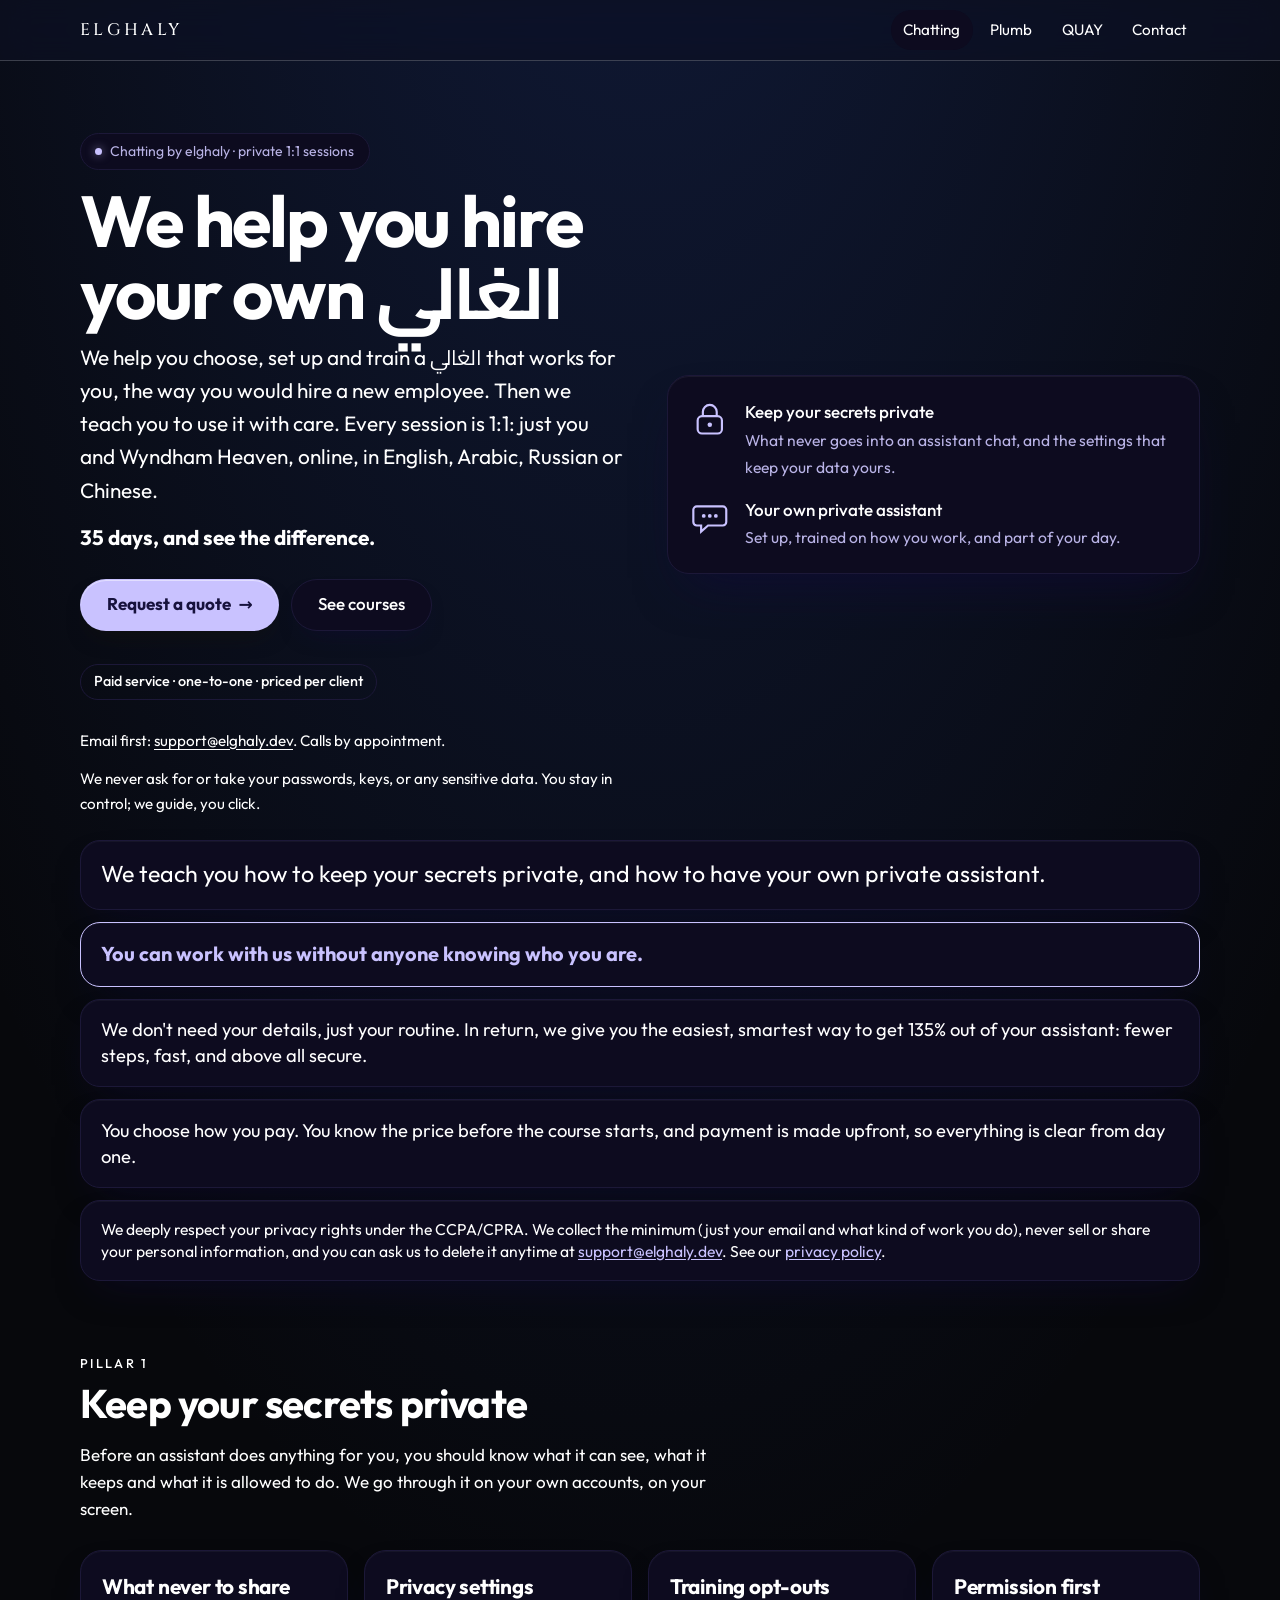
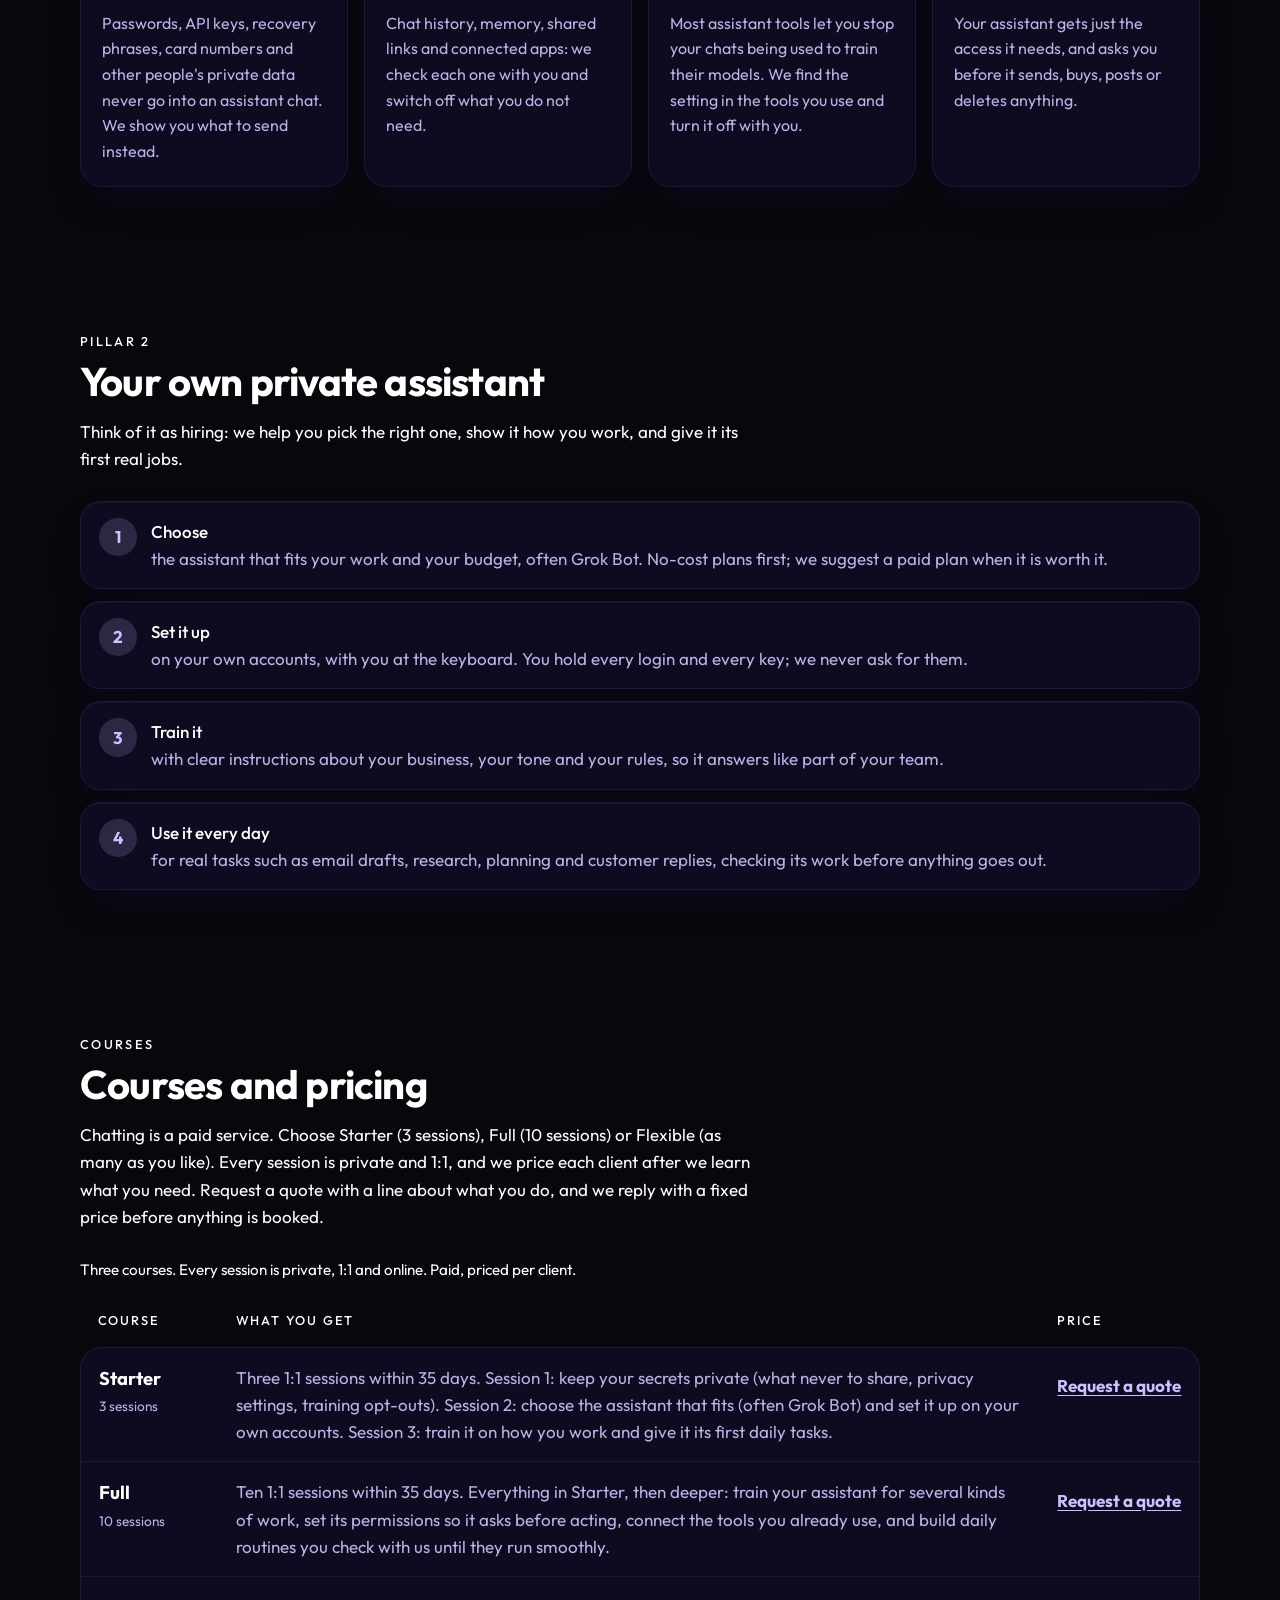
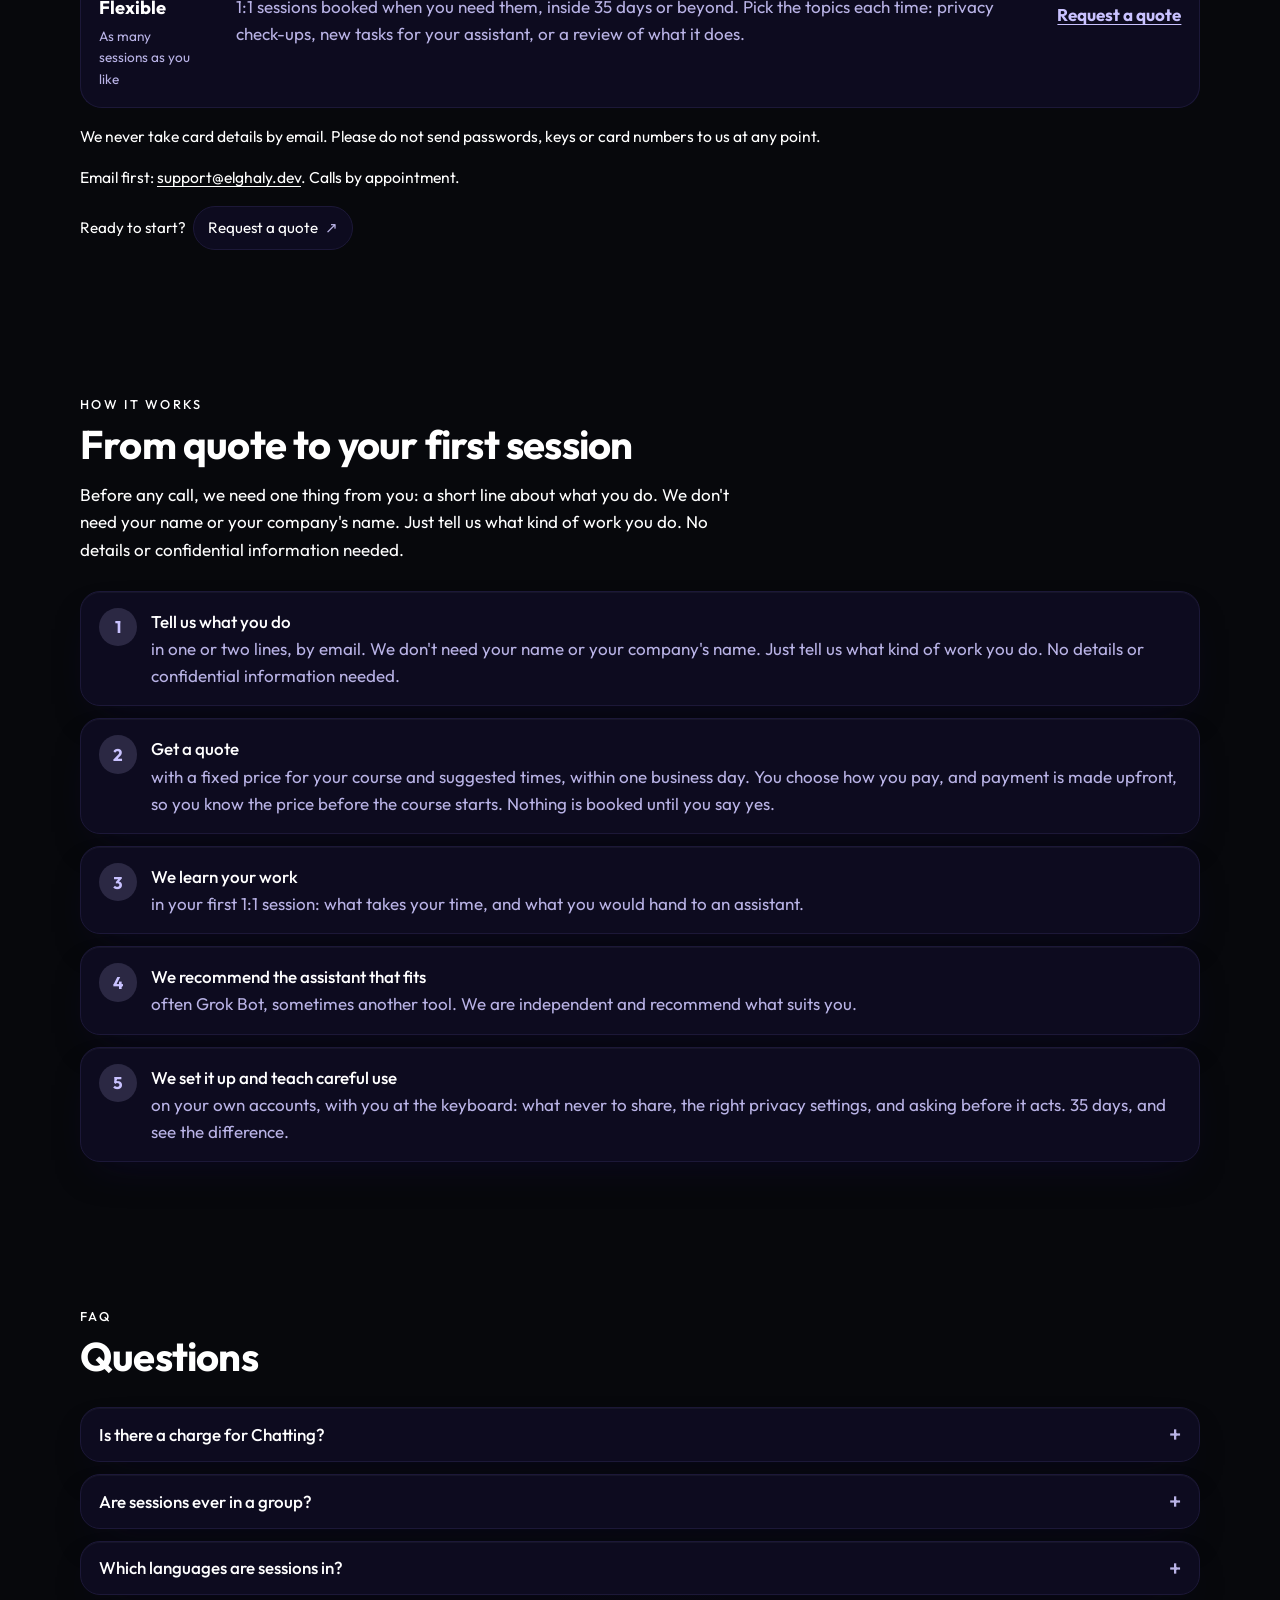
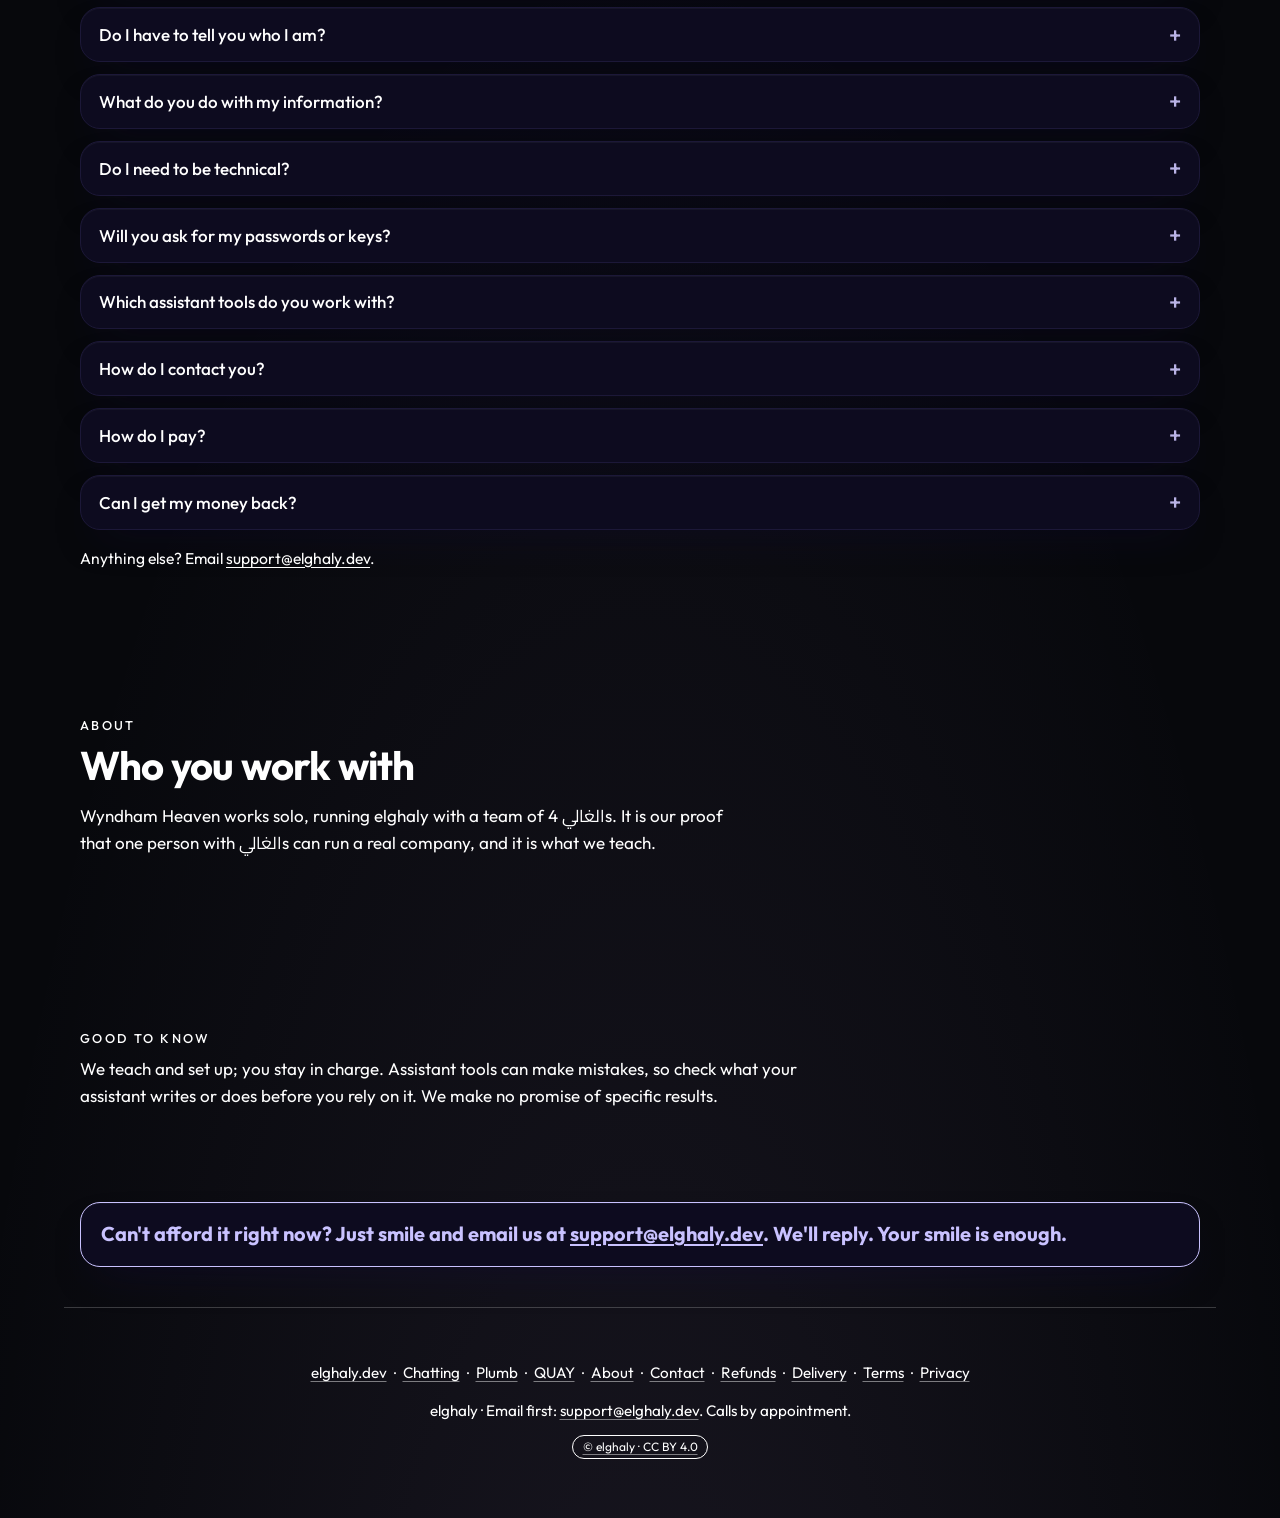
<file: index.html>
<!DOCTYPE html>
<html lang="en">
<head>
  <meta charset="UTF-8">
  <meta name="viewport" content="width=device-width, initial-scale=1.0, viewport-fit=cover">
  <meta name="description" content="Chatting by elghaly: private 1:1 online sessions that help you hire your own الغالي and keep your secrets private. A paid service, priced per client. Request a quote.">
  <meta name="theme-color" content="#07080c">
  <title>Chatting — we help you hire your own الغالي · elghaly</title>
  <link rel="canonical" href="https://chatting.elghaly.dev/">
  <link rel="icon" href="/favicon.ico?v=e1" sizes="any">
  <link rel="icon" href="/favicon.svg?v=e1" type="image/svg+xml">
  <link rel="apple-touch-icon" href="/apple-touch-icon.png?v=e1">
  <link rel="manifest" href="/site.webmanifest?v=e1">
  <meta name="apple-mobile-web-app-title" content="elghaly">

  <meta property="og:type" content="website">
  <meta property="og:site_name" content="elghaly">
  <meta property="og:url" content="https://chatting.elghaly.dev/">
  <meta property="og:title" content="Chatting — we help you hire your own الغالي · elghaly">
  <meta property="og:description" content="Private 1:1 online sessions: keep your secrets private, and set up your own الغالي. Paid, priced per client.">
  <meta property="og:image" content="https://chatting.elghaly.dev/assets/art/og-chatting-1200x630.jpg">
  <meta property="og:image:width" content="1200">
  <meta property="og:image:height" content="630">
  <meta property="og:image:alt" content="Chatting by elghaly: your own الغالي">
  <meta name="twitter:card" content="summary_large_image">
  <meta name="twitter:site" content="@wyndham350">
  <meta name="twitter:title" content="Chatting — we help you hire your own الغالي · elghaly">
  <meta name="twitter:description" content="Private 1:1 online sessions: keep your secrets private, and set up your own الغالي. Paid, priced per client.">
  <meta name="twitter:image" content="https://chatting.elghaly.dev/assets/art/og-chatting-1200x630.jpg">

  <link rel="preload" href="/fonts/outfit-latin-700-normal.woff2" as="font" type="font/woff2" crossorigin>
  <link rel="preload" href="/fonts/outfit-latin-400-normal.woff2" as="font" type="font/woff2" crossorigin>
  <link rel="preload" href="/fonts/outfit-latin-500-normal.woff2" as="font" type="font/woff2" crossorigin>
  <!-- No analytics, no pixels, no third-party scripts on this page. -->
  <!-- inline:css/glass.css — edit css/glass.css, then: python3 tools/site-kit/sitekit.py inline chatting.html css/glass.css -->
  <style>
/* elghaly.dev home, /plumb and /quay: palette 5b.
   A soft indigo-purple page, solid near-black cards, white bold headings,
   lavender for the quieter text on cards, and light indigo (token --gold)
   for the one thing to press on each screen. Lavender is for cards only: on the purple it is
   3.2:1, so text on the purple is white (5:1 or more).
   Phones first: everything below is the iPhone layout, and the
   min-width queries widen it. Inlined into each page by
   tools/site-kit/sitekit.py, so this file is the one to edit. */

/* Fonts are served from /fonts (SIL OFL 1.1, see fonts/OFL-*.txt). */
@font-face {
  font-family: "Outfit";
  font-style: normal;
  font-weight: 700;
  font-display: swap;
  src: url("/fonts/outfit-latin-700-normal.woff2") format("woff2");
  unicode-range: U+0000-00FF,U+0131,U+0152-0153,U+02BB-02BC,U+02C6,U+02DA,U+02DC,U+0304,U+0308,U+0329,U+2000-206F,U+20AC,U+2122,U+2191,U+2193,U+2212,U+2215,U+FEFF,U+FFFD;
}
@font-face {
  font-family: "Outfit";
  font-style: normal;
  font-weight: 400;
  font-display: swap;
  src: url("/fonts/outfit-latin-400-normal.woff2") format("woff2");
  unicode-range: U+0000-00FF,U+0131,U+0152-0153,U+02BB-02BC,U+02C6,U+02DA,U+02DC,U+0304,U+0308,U+0329,U+2000-206F,U+20AC,U+2122,U+2191,U+2193,U+2212,U+2215,U+FEFF,U+FFFD;
}
@font-face {
  font-family: "Outfit";
  font-style: normal;
  font-weight: 500;
  font-display: swap;
  src: url("/fonts/outfit-latin-500-normal.woff2") format("woff2");
  unicode-range: U+0000-00FF,U+0131,U+0152-0153,U+02BB-02BC,U+02C6,U+02DA,U+02DC,U+0304,U+0308,U+0329,U+2000-206F,U+20AC,U+2122,U+2191,U+2193,U+2212,U+2215,U+FEFF,U+FFFD;
}
@font-face {
  /* Cairo for Arabic letters only; unicode-range means only a page
     showing Arabic downloads it. */
  font-family: "Cairo";
  font-style: normal;
  font-weight: 200 1000;
  font-display: swap;
  src: url("/fonts/cairo-arabic-wght.woff2") format("woff2");
  unicode-range: U+0600-06FF,U+0750-077F,U+0870-088E,U+0890-0891,U+0897-08E1,U+08E3-08FF,U+200C-200E,U+2010-2011,U+204F,U+2E41,U+FB50-FDFF,U+FE70-FE74,U+FE76-FEFC;
}
@font-face {
  /* Cinzel, for the ELGHALY wordmark only: the six capitals it draws. */
  font-family: "Cinzel Wordmark";
  font-style: normal;
  font-weight: 500;
  font-display: swap;
  src: url("/fonts/cinzel-500-wordmark.woff2") format("woff2");
  unicode-range: U+0041,U+0045,U+0047,U+0048,U+004C,U+0059;
}

:root {
  color-scheme: dark;
  /* page night, as elghaly.dev: --night #07080c, --night-2 #0d1120 */
  --bg: #07080c;
  --bg-2: #0d1120;
  --card: #0d0b1f;
  --card-2: #17142f;
  --line: #1c1838;
  --line-2: #2e2856;
  --text: #ffffff;
  --muted: #b9b3e6;
  --gold: #c9c2ff;
  --gold-2: #e2deff;
  --gold-ink: #17123d;
  --pos: #7be3b0; /* mint: small positive numbers only, and sparingly */
  --on-bg-line: rgba(255, 255, 255, 0.2);
  --shadow: inset 0 1px 0 rgba(255, 255, 255, 0.04), 0 18px 40px -20px rgba(16, 10, 58, 0.6);
  --shadow-hi: inset 0 1px 0 rgba(255, 255, 255, 0.06), 0 26px 52px -22px rgba(16, 10, 58, 0.75);
  --radius: 22px;
  --radius-sm: 20px;
  --ease: cubic-bezier(0.2, 0.7, 0.2, 1);
  --font: "Outfit", "Cairo", system-ui, -apple-system, "Segoe UI", sans-serif;
  --max: 72rem;
  --gutter: 1rem;
}

*,
*::before,
*::after {
  box-sizing: border-box;
}

html {
  -webkit-text-size-adjust: 100%;
  /* the elghaly.dev page background: night with a lapis glow on top */
  background:
    radial-gradient(120% 60% at 50% -10%, rgba(42, 76, 179, .30), transparent 60%),
    radial-gradient(80% 50% at 50% 110%, rgba(196, 161, 236, .10), transparent 70%),
    var(--bg);
  scroll-behavior: smooth;
}

body {
  margin: 0;
  min-height: 100dvh;
  color: var(--text);
  font: 400 1.0625rem/1.6 var(--font);
  -webkit-font-smoothing: antialiased;
  overflow-x: hidden;
}

/* The page colour: a fixed layer, because background-attachment: fixed
   is ignored on iPhone. */
body::before {
  content: "";
  position: fixed;
  inset: 0;
  z-index: -1;
  pointer-events: none;
  background: none;
  display: none;
}

img {
  display: block;
  max-width: 100%;
  height: auto;
}

a {
  color: var(--text);
  text-underline-offset: 3px;
}

:focus-visible {
  outline: 2px solid var(--text);
  outline-offset: 3px;
  border-radius: 6px;
}

.skip {
  position: absolute;
  left: 1rem;
  top: -4rem;
  z-index: 100;
  padding: 0.6rem 1rem;
  border-radius: 999px;
  background: var(--gold);
  color: var(--gold-ink);
  font-weight: 500;
  text-decoration: none;
}

.skip:focus {
  top: 0.75rem;
}

/* ── top bar ─────────────────────────────────────────────────────────── */
.nav {
  position: sticky;
  top: 0;
  z-index: 50;
  background: rgba(13, 17, 32, 0.7);
  border-bottom: 1px solid var(--on-bg-line);
}

@supports ((-webkit-backdrop-filter: blur(1px)) or (backdrop-filter: blur(1px))) {
  .nav {
    background: rgba(13, 17, 32, 0.7);
    -webkit-backdrop-filter: saturate(160%) blur(16px);
    backdrop-filter: saturate(160%) blur(16px);
  }
}

.nav__in {
  max-width: var(--max);
  min-height: 60px;
  margin: 0 auto;
  padding: 0.5rem var(--gutter);
  display: flex;
  align-items: center;
  gap: 0.75rem;
}

.brand {
  flex: none;
  font-family: "Cinzel Wordmark", Georgia, serif;
  font-size: 1.05rem;
  font-weight: 500;
  letter-spacing: 0.2em;
  text-transform: uppercase;
  color: var(--text);
  text-decoration: none;
  direction: ltr;
  unicode-bidi: isolate;
}

.nav__links {
  display: none;
  gap: 0.25rem;
  margin-inline-start: auto;
}

.nav__links a {
  padding: 0.5rem 0.8rem;
  border-radius: 999px;
  color: var(--text);
  font-size: 0.95rem;
  text-decoration: none;
  transition: color 0.2s, background-color 0.2s;
}

.nav__links a:hover,
.nav__links a[aria-current="page"] {
  background: var(--card);
}

.nav__shop {
  margin-inline-start: auto;
}

.lang-switch {
  display: flex;
  gap: 4px;
  min-width: 0;
  margin-inline-start: auto;
  overflow-x: auto;
  scrollbar-width: none;
}

.lang-switch::-webkit-scrollbar {
  display: none;
}

.lang-btn {
  flex: none;
  min-width: 40px;
  min-height: 36px;
  padding: 4px 8px;
  border: 1px solid transparent;
  border-radius: 999px;
  background: transparent;
  color: var(--text);
  font: 500 12px var(--font);
  cursor: pointer;
}

.lang-btn[aria-pressed="true"] {
  border-color: var(--line);
  background: var(--card);
}

/* Phones: the wordmark and all six languages fit on one line at 360px. */
@media (max-width: 420px) {
  .nav__in {
    gap: 0.5rem;
  }

  .brand {
    font-size: 0.9rem;
    letter-spacing: 0.14em;
  }

  .lang-switch {
    gap: 2px;
  }

  .lang-btn {
    min-width: 34px;
    padding: 4px 5px;
  }
}

/* Product pages keep their three links on phones too. */
.nav__links--always {
  display: flex;
}

@media (max-width: 420px) {
  .nav__links--always a {
    padding: 0.5rem 0.55rem;
  }
}

@media (min-width: 900px) {
  .nav__links {
    display: flex;
  }

  .lang-switch {
    margin-inline-start: 0.5rem;
  }

  .nav__links + .nav__shop {
    margin-inline-start: 0.5rem;
  }
}

/* ── buttons ─────────────────────────────────────────────────────────── */
.btn {
  display: inline-flex;
  align-items: center;
  justify-content: center;
  gap: 0.5rem;
  min-height: 52px;
  padding: 0 1.6rem;
  border: 1px solid transparent;
  border-radius: 999px;
  font: 500 1.0625rem/1.1 var(--font);
  text-align: center;
  text-decoration: none;
  cursor: pointer;
  transition: transform 0.25s var(--ease), background-color 0.25s, border-color 0.25s, box-shadow 0.25s;
}

/* Gold is for the one thing to press on each screen. */
.btn--primary {
  background: var(--gold);
  color: var(--gold-ink);
  font-weight: 700;
  box-shadow: 0 12px 26px -14px rgba(26, 20, 5, 0.7), inset 0 1px 0 rgba(255, 255, 255, 0.45);
}

.btn--primary:hover {
  background: var(--gold-2);
  transform: translateY(-1px);
  box-shadow: 0 16px 32px -14px rgba(26, 20, 5, 0.75), inset 0 1px 0 rgba(255, 255, 255, 0.5);
}

.btn--dark {
  background: var(--card);
  border-color: var(--line);
  color: var(--text);
  box-shadow: 0 12px 26px -16px rgba(16, 10, 58, 0.7);
}

.btn--dark:hover {
  background: var(--card-2);
  border-color: var(--line-2);
  transform: translateY(-1px);
}

/* On a card, a dark button steps up one shade so it still reads. */
.card .btn--dark {
  background: var(--card-2);
  border-color: var(--line-2);
  box-shadow: none;
}

.card .btn--dark:hover {
  background: #201c3e;
  border-color: #3b3470;
}

.btn--sm {
  min-height: 40px;
  padding: 0 1rem;
  font-size: 0.95rem;
}

.btn__arrow {
  transition: transform 0.25s var(--ease);
}

.btn:hover .btn__arrow {
  transform: translateX(3px);
}

[dir="rtl"] .btn__arrow {
  transform: scaleX(-1);
}

[dir="rtl"] .btn:hover .btn__arrow {
  transform: scaleX(-1) translateX(3px);
}

/* ── hero ────────────────────────────────────────────────────────────── */
.hero {
  position: relative;
  isolation: isolate;
  overflow: hidden;
  padding: 2.75rem var(--gutter) 3rem;
  text-align: center;
}

.hero__bg {
  position: absolute;
  inset: 0;
  z-index: -1;
}

.hero__bg picture {
  display: block;
  height: 100%;
}

.hero__bg img {
  width: 100%;
  height: 100%;
  object-fit: cover;
  animation: drift 28s ease-in-out infinite alternate;
  transform-origin: 70% 30%;
}

/* Fade the picture out at the bottom, so the hero melts into the page
   colour behind it with no edge, and lay a veil of the page colour over it
   so white words stay readable over any part of the picture. */
.hero__bg {
  -webkit-mask-image: linear-gradient(180deg, #000 55%, transparent 100%);
  mask-image: linear-gradient(180deg, #000 55%, transparent 100%);
}

.hero__bg::after {
  content: "";
  position: absolute;
  inset: 0;
  background: linear-gradient(180deg, rgba(7, 8, 12, 0.2) 0%, rgba(7, 8, 12, 0.45) 60%);
}

.hero__in {
  max-width: 48rem;
  margin: 0 auto;
}

.signs {
  margin: 0 0 0.9rem;
  font-size: 0.95rem;
  letter-spacing: 0.35em;
  color: var(--text);
  user-select: none;
}

.eyebrow {
  display: inline-flex;
  align-items: center;
  gap: 0.5rem;
  margin: 0;
  padding: 0.4rem 0.9rem;
  border: 1px solid var(--line);
  border-radius: 999px;
  background: var(--card);
  color: var(--muted);
  font-size: 0.875rem;
}

.eyebrow::before {
  content: "";
  width: 7px;
  height: 7px;
  border-radius: 50%;
  background: var(--gold);
  box-shadow: 0 0 10px rgba(245, 197, 66, 0.6);
}

.hero__title {
  margin: 1rem auto 0.9rem;
  max-width: 21ch;
  font-size: clamp(2.15rem, 8vw, 4.1rem);
  font-weight: 700;
  line-height: 1.07;
  letter-spacing: -0.03em;
  text-wrap: balance;
}

.hero__sub {
  max-width: 34rem;
  margin: 0 auto;
  color: var(--text);
  font-size: clamp(1.08rem, 3.8vw, 1.3rem);
  font-weight: 400;
}

.hero__cta {
  display: flex;
  flex-direction: column;
  gap: 0.75rem;
  max-width: 22rem;
  margin: 1.75rem auto 0;
}

.hero__shot {
  max-width: 46rem;
  margin: 2.5rem auto 0;
  padding: 6px;
  border: 1px solid var(--line);
  border-radius: 24px;
  background: var(--card);
  box-shadow: 0 30px 70px -30px rgba(16, 10, 58, 0.8);
}

.hero__shot img {
  width: 100%;
  border-radius: 18px;
}

.hero__ask {
  display: flex;
  justify-content: center;
  min-height: 46px;
  margin: 1.5rem 0 0;
}

/* page-menu.js draws a see-through button; here it is a near-black
   secondary button like the others. Its panel takes the colour of the
   page behind it from a script, hence the !important. */
.hero__ask .pm {
  border-color: var(--line);
  background: var(--card);
  color: var(--text);
  box-shadow: 0 12px 26px -16px rgba(16, 10, 58, 0.7);
}

.hero__ask .pm-more {
  border-inline-start-color: var(--line-2);
}

.hero__ask .pm-panel {
  border-color: var(--line);
  background: var(--card) !important;
  color: var(--text);
}

@media (min-width: 560px) {
  .hero__cta {
    flex-direction: row;
    justify-content: center;
    max-width: none;
  }
}

@media (min-width: 900px) {
  .hero {
    padding: 5rem var(--gutter) 4rem;
  }
}

/* Page heroes (/plumb, /quay): words on the left, picture on the right. */
.phero {
  max-width: var(--max);
  margin: 0 auto;
  padding: 2.5rem var(--gutter) 1rem;
  display: grid;
  gap: 1.75rem;
  align-items: center;
}

.phero__title {
  margin: 0.9rem 0 0.75rem;
  font-size: clamp(2.6rem, 11vw, 4.5rem);
  font-weight: 700;
  line-height: 1;
  letter-spacing: -0.03em;
}

.phero__sub {
  margin: 0;
  max-width: 34rem;
  color: var(--text);
  font-size: clamp(1.1rem, 3.9vw, 1.3rem);
  font-weight: 400;
}

.phero__cta {
  display: flex;
  flex-wrap: wrap;
  gap: 0.75rem;
  margin-top: 1.5rem;
}

.phero__art {
  margin: 0;
  overflow: hidden;
  border: 1px solid var(--line);
  border-radius: var(--radius);
  aspect-ratio: 16 / 10;
  background: var(--card);
  box-shadow: var(--shadow-hi);
}

.phero__art img {
  width: 100%;
  height: 100%;
  object-fit: cover;
}

@media (min-width: 900px) {
  .phero {
    grid-template-columns: 1.05fr 1fr;
    padding-top: 4.5rem;
  }
}

/* ── sections and cards ──────────────────────────────────────────────── */
.section {
  max-width: var(--max);
  margin: 0 auto;
  padding: 3rem var(--gutter);
}

.section__head {
  max-width: 42rem;
  margin: 0 auto 1.75rem;
  text-align: center;
}

.section--start .section__head {
  margin-inline: 0;
  text-align: start;
}

.kicker {
  margin: 0 0 0.4rem;
  color: var(--text);
  font-size: 0.8rem;
  font-weight: 500;
  letter-spacing: 0.18em;
  text-transform: uppercase;
}

.section__title {
  margin: 0;
  font-size: clamp(1.65rem, 5.6vw, 2.5rem);
  font-weight: 700;
  line-height: 1.15;
  letter-spacing: -0.02em;
  text-wrap: balance;
}

.section__lead {
  margin: 0.75rem 0 0;
  color: var(--text);
}

/* On a card the quieter words are lavender. */
.card .kicker,
.card .section__lead {
  color: var(--muted);
}

.grid {
  display: grid;
  gap: 1rem;
}

@media (min-width: 640px) {
  .grid--2,
  .grid--3 {
    grid-template-columns: repeat(2, minmax(0, 1fr));
  }
}

@media (min-width: 960px) {
  .grid--3 {
    grid-template-columns: repeat(3, minmax(0, 1fr));
  }

  .section {
    padding-block: 4.5rem;
  }
}

.card {
  position: relative;
  display: flex;
  flex-direction: column;
  min-width: 0;
  overflow: hidden;
  border: 1px solid var(--line);
  border-radius: var(--radius);
  background: var(--card);
  box-shadow: var(--shadow);
  color: var(--text);
  text-decoration: none;
  transition: transform 0.4s var(--ease), border-color 0.4s, box-shadow 0.4s;
}

a.card:hover {
  transform: translateY(-3px);
  border-color: var(--line-2);
  box-shadow: var(--shadow-hi);
}

a.card:focus-visible {
  border-radius: var(--radius);
}

.card__media {
  display: block;
  aspect-ratio: 16 / 10;
  overflow: hidden;
  background: var(--card);
  border-bottom: 1px solid var(--line);
}

.card__media img {
  width: 100%;
  height: 100%;
  object-fit: cover;
  transition: transform 0.8s var(--ease);
}

a.card:hover .card__media img {
  transform: scale(1.035);
}

.card__body {
  display: flex;
  flex: 1;
  flex-direction: column;
  gap: 0.45rem;
  padding: 1.2rem 1.3rem 1.35rem;
}

.card__title {
  margin: 0;
  font-size: 1.3rem;
  font-weight: 700;
  letter-spacing: -0.01em;
}

.card__text {
  margin: 0;
  color: var(--muted);
  font-size: 1rem;
}

.card__rows {
  display: grid;
  gap: 0.3rem;
  margin: 0.2rem 0 0;
  color: var(--muted);
  font-size: 0.98rem;
}

.card__rows b {
  margin-inline-end: 0.35rem;
  color: var(--text);
  font-weight: 500;
}

.card__more {
  margin-top: auto;
  padding-top: 0.6rem;
  color: var(--text);
  font-weight: 500;
}

.card--feature .card__title {
  font-size: 1.6rem;
}

.grid--more {
  margin-top: 1rem;
}

.panel__sub {
  margin-top: 1.25rem;
}

/* The Luma button: the Luma script styles .luma-checkout--button, and
   this keeps it in the page's own look. */
.event__cta {
  margin: 0;
  align-self: center;
}

.event a.event__btn {
  display: inline-flex;
  align-items: center;
  justify-content: center;
  min-height: 52px;
  padding: 0 1.6rem;
  border: 1px solid var(--line-2);
  border-radius: 999px;
  background: var(--card-2);
  color: var(--text);
  font: 500 1.0625rem/1.1 var(--font);
  text-decoration: none;
  box-shadow: none;
}

.event a.event__btn:hover {
  background: #201c3e;
  border-color: #3b3470;
}

/* Links: a picture or a letter, the name, and the address. */
.links {
  list-style: none;
  margin: 0;
  padding: 0;
}

.link {
  display: flex;
  flex-direction: row;
  align-items: center;
  gap: 0.9rem;
  padding: 0.75rem;
  border-radius: var(--radius-sm);
}

.link__thumb {
  flex: none;
  width: 52px;
  height: 52px;
  border-radius: 14px;
  object-fit: cover;
  background: var(--card-2);
}

/* A letter on a small tile of the page night (white on #07080c). */
.link__thumb--letter {
  display: grid;
  place-items: center;
  background: linear-gradient(160deg, var(--bg-2), var(--bg));
  color: var(--text);
  font-size: 1.35rem;
  font-weight: 700;
}

.link__text {
  display: flex;
  flex-direction: column;
  min-width: 0;
}

.link__name {
  font-size: 1.1rem;
  font-weight: 500;
}

.link__url {
  overflow: hidden;
  color: var(--muted);
  font-size: 0.875rem;
  text-overflow: ellipsis;
  white-space: nowrap;
  direction: ltr;
  unicode-bidi: isolate;
}

[dir="rtl"] .link__url {
  text-align: right;
}

/* The two shops: small square tiles under the links, secondary on
   purpose: a small heading, no shadow, a smaller lavender label on the
   card, and one short white line under each tile (white on the purple
   is 5:1 or more). */
.shops {
  margin-top: 1.75rem;
  text-align: center;
}

.shops__title {
  margin: 0 0 0.75rem;
  font-size: 1rem;
  font-weight: 700;
}

.shop-tiles {
  display: grid;
  grid-template-columns: repeat(2, minmax(0, 10.5rem));
  justify-content: center;
  gap: 0.75rem 1rem;
  margin: 0;
  padding: 0;
  list-style: none;
}

.shop {
  display: flex;
  flex-direction: column;
  align-items: center;
  gap: 0.5rem;
}

.shop__note {
  margin: 0;
  color: var(--text);
  font-size: 0.8rem;
  line-height: 1.35;
}

.shop-tile {
  display: flex;
  flex-direction: column;
  align-items: center;
  justify-content: center;
  gap: 0.45rem;
  width: 6.5rem;
  aspect-ratio: 1 / 1;
  padding: 0.5rem;
  border: 1px solid var(--line);
  border-radius: var(--radius-sm);
  background: var(--card);
  color: var(--muted);
  font-size: 0.8rem;
  font-weight: 500;
  line-height: 1.2;
  text-align: center;
  text-decoration: none;
  transition: border-color 0.25s, color 0.25s;
}

.shop-tile img {
  width: 40px;
  height: 40px;
  border-radius: 10px;
}

.shop-tile:hover {
  border-color: var(--line-2);
  color: var(--text);
}

/* About + contact panel. */
.panel {
  display: grid;
  gap: 1.5rem;
  padding: 1.5rem 1.35rem;
}

.panel p {
  margin: 0;
}

.panel .section__title + p,
.panel .kicker + .section__title {
  margin-top: 0.6rem;
}

.panel .card__title + p {
  margin-top: 0.4rem;
}

.panel__lead {
  font-size: clamp(1.2rem, 4.2vw, 1.5rem);
  line-height: 1.35;
}

.socials {
  display: flex;
  flex-wrap: wrap;
  gap: 0.5rem;
  margin: 0.75rem 0 0;
  padding: 0;
  list-style: none;
}

@media (min-width: 760px) {
  .panel {
    grid-template-columns: 1.3fr 1fr;
    padding: 2rem;
  }
}

/* Plan table: rows of glass on phones, a real table from 700px. */
.plans {
  width: 100%;
  border-collapse: separate;
  border-spacing: 0;
}

.plans caption {
  padding: 0 0 0.75rem;
  color: var(--text);
  font-size: 0.95rem;
  text-align: start;
}

.plans th,
.plans td {
  padding: 1rem 1.1rem;
  text-align: start;
  vertical-align: top;
}

.plans thead th {
  color: var(--text);
  font-size: 0.8rem;
  font-weight: 500;
  letter-spacing: 0.14em;
  text-transform: uppercase;
}

.plans tbody th {
  font-size: 1.15rem;
  font-weight: 700;
}

.plans td {
  color: var(--muted);
}

.price {
  color: var(--text);
  font-size: 1.25rem;
  font-weight: 700;
  white-space: nowrap;
}

.price small {
  color: var(--muted);
  font-size: 0.85rem;
  font-weight: 400;
}

.plans tbody tr {
  background: var(--card);
}

@media (max-width: 699px) {
  .plans thead {
    position: absolute;
    width: 1px;
    height: 1px;
    overflow: hidden;
    clip: rect(0 0 0 0);
  }

  .plans,
  .plans tbody,
  .plans tr,
  .plans th,
  .plans td {
    display: block;
  }

  .plans tbody tr {
    margin-bottom: 0.75rem;
    border: 1px solid var(--line);
    border-radius: var(--radius);
    box-shadow: var(--shadow);
  }

  .plans caption {
    display: block;
  }

  .plans tbody th {
    padding-bottom: 0.25rem;
  }

  .plans td {
    padding-top: 0.25rem;
  }

  .plans td.plans__price {
    padding-top: 0;
  }
}

@media (min-width: 700px) {
  .plans tbody th,
  .plans tbody td {
    border-top: 1px solid var(--line);
  }

  .plans tbody tr:first-child th {
    border-start-start-radius: var(--radius);
  }

  .plans tbody tr:first-child td:last-child {
    border-start-end-radius: var(--radius);
  }

  .plans tbody tr:last-child th {
    border-end-start-radius: var(--radius);
  }

  .plans tbody tr:last-child td:last-child {
    border-end-end-radius: var(--radius);
  }

  .plans tbody tr:last-child th,
  .plans tbody tr:last-child td {
    border-bottom: 1px solid var(--line);
  }

  .plans tbody th:first-child {
    border-inline-start: 1px solid var(--line);
  }

  .plans tbody td:last-child {
    border-inline-end: 1px solid var(--line);
    text-align: end;
  }
}

.note {
  margin: 1rem 0 0;
  color: var(--text);
  font-size: 0.98rem;
}

/* Who it is for, and delivery steps. */
.ticks,
.steps {
  display: grid;
  gap: 0.75rem;
  margin: 0;
  padding: 0;
  list-style: none;
}

.ticks li {
  position: relative;
  padding: 1rem 1.1rem 1rem 3rem;
  border: 1px solid var(--line);
  border-radius: var(--radius-sm);
  background: var(--card);
  box-shadow: var(--shadow);
}

.ticks li::before {
  content: "";
  position: absolute;
  inset-inline-start: 1.1rem;
  top: 1.35rem;
  width: 14px;
  height: 8px;
  border-left: 2px solid var(--gold);
  border-bottom: 2px solid var(--gold);
  transform: rotate(-45deg);
}

[dir="rtl"] .ticks li {
  padding: 1rem 3rem 1rem 1.1rem;
}

.steps {
  counter-reset: step;
}

.steps li {
  counter-increment: step;
  display: grid;
  grid-template-columns: 2.4rem 1fr;
  gap: 0.9rem;
  align-items: start;
  padding: 1rem 1.1rem;
  border: 1px solid var(--line);
  border-radius: var(--radius-sm);
  background: var(--card);
  box-shadow: var(--shadow);
}

.steps li::before {
  content: counter(step);
  display: grid;
  place-items: center;
  width: 2.4rem;
  height: 2.4rem;
  border-radius: 50%;
  background: rgba(245, 197, 66, 0.14);
  color: var(--gold);
  font-weight: 700;
}

.steps b {
  display: block;
  color: var(--text);
  font-weight: 500;
}

.steps span {
  color: var(--muted);
}

@media (min-width: 760px) {
  .ticks {
    grid-template-columns: repeat(3, minmax(0, 1fr));
  }
}

/* The store: one small, plain link under the plan table. Our page is
   where the product lives; the store is only where you pay. */
.store {
  margin: 1rem 0 0;
  color: var(--text);
  font-size: 0.95rem;
}

.store a {
  display: inline-flex;
  align-items: center;
  min-height: 44px;
  margin-inline-start: 0.25rem;
  padding: 0 0.9rem;
  border: 1px solid var(--line);
  border-radius: 999px;
  background: var(--card);
  color: var(--text);
  text-decoration: none;
}

.store a::after {
  content: "\2197";
  margin-inline-start: 0.4rem;
  color: var(--muted);
}

.store a:hover {
  background: var(--card-2);
  border-color: var(--line-2);
}

/* What it is: the lead paragraphs, then four small facts. */
.section__body {
  display: grid;
  gap: 0.75rem;
  margin-top: 0.9rem;
}

.section__body .section__lead {
  margin: 0;
}

@media (min-width: 960px) {
  .grid--4 {
    grid-template-columns: repeat(4, minmax(0, 1fr));
  }
}

@media (min-width: 640px) and (max-width: 959px) {
  .grid--4 {
    grid-template-columns: repeat(2, minmax(0, 1fr));
  }
}

/* FAQ: native details/summary, so it works with no script. */
.faq {
  display: grid;
  gap: 0.75rem;
}

.faq details {
  border: 1px solid var(--line);
  border-radius: var(--radius-sm);
  background: var(--card);
  box-shadow: var(--shadow);
}

.faq summary {
  display: flex;
  align-items: center;
  justify-content: space-between;
  gap: 1rem;
  min-height: 52px;
  padding: 0.8rem 1.1rem;
  font-weight: 500;
  list-style: none;
  cursor: pointer;
}

.faq summary::-webkit-details-marker {
  display: none;
}

.faq summary::after {
  content: "+";
  flex: none;
  color: var(--muted);
  font-size: 1.4rem;
  line-height: 1;
  transition: transform 0.25s var(--ease);
}

.faq details[open] summary::after {
  transform: rotate(45deg);
}

.faq details p {
  margin: 0;
  padding: 0 1.1rem 1.1rem;
  color: var(--muted);
}

.risk {
  margin: 0;
  max-width: 46rem;
  color: var(--text);
}

/* ── footer ──────────────────────────────────────────────────────────── */
.footer {
  max-width: var(--max);
  margin: 0 auto;
  padding: 2.5rem var(--gutter) 3rem;
  border-top: 1px solid var(--on-bg-line);
  color: var(--text);
  font-size: 0.95rem;
  text-align: center;
}

.footer p {
  margin: 0.5rem 0;
}

.footer a {
  color: var(--text);
  text-decoration: underline;
  text-decoration-color: rgba(255, 255, 255, 0.45);
}

.footer a:hover {
  text-decoration-color: var(--text);
}

.footer__nav a {
  display: inline-block;
  padding: 0.35rem 0.25rem;
}

.lic-badges {
  margin: 0.75rem 0 0;
  font-size: 0.75rem;
  line-height: 1.2;
}

.lic-badges > a {
  display: inline-flex;
  align-items: center;
  min-height: 24px;
  margin: 0.2rem 0.15rem;
  padding: 0 0.6rem;
  border: 1px solid currentColor;
  border-radius: 999px;
  vertical-align: middle;
}

/* ── language details ────────────────────────────────────────────────── */
/* Chinese has no spaces between words; keep runs whole. */
html[lang|="zh"] .hero__title,
html[lang|="zh"] .section__title,
html[lang|="zh"] .card__title {
  word-break: keep-all;
  line-break: strict;
}

/* Arabic letters join, and tracking pulls them apart. */
html[lang|="ar"] .kicker,
html[lang|="ar"] .hero__title,
html[lang|="ar"] .section__title,
html[lang|="ar"] .btn {
  letter-spacing: 0;
}

/* ── motion ──────────────────────────────────────────────────────────── */
@keyframes drift {
  from {
    transform: scale(1.04) translate3d(0, 0, 0);
  }
  to {
    transform: scale(1.1) translate3d(-1.5%, 1%, 0);
  }
}

@keyframes rise {
  from {
    opacity: 0;
    transform: translate3d(0, 14px, 0);
  }
  to {
    opacity: 1;
    transform: none;
  }
}

.rise {
  animation: rise 0.8s var(--ease) both;
}

.rise--2 {
  animation-delay: 0.08s;
}

.rise--3 {
  animation-delay: 0.16s;
}

.rise--4 {
  animation-delay: 0.24s;
}

/* Cards fade up as they scroll in. Only when the script has run (it adds
   .js to <html>), so with no script nothing is ever hidden. */
.js .reveal {
  opacity: 0;
  transform: translate3d(0, 18px, 0);
  transition: opacity 0.7s var(--ease), transform 0.7s var(--ease), border-color 0.4s, box-shadow 0.4s;
}

.js .reveal.is-in {
  opacity: 1;
  transform: none;
}

.js a.card.reveal.is-in:hover {
  transform: translateY(-3px);
}

@media (prefers-reduced-motion: reduce) {
  html {
    scroll-behavior: auto;
  }

  *,
  *::before,
  *::after {
    animation: none !important;
    transition: none !important;
  }

  .js .reveal {
    opacity: 1;
    transform: none;
  }

  a.card:hover,
  .btn:hover,
  .js a.card.reveal.is-in:hover {
    transform: none;
  }

  a.card:hover .card__media img {
    transform: none;
  }
}
  </style>
  <!-- /inline:css/glass.css -->
  <script type="application/ld+json">
  {
    "@context": "https://schema.org",
    "@type": "Service",
    "name": "Chatting by elghaly",
    "serviceType": "Private 1:1 الغالي consultation",
    "url": "https://chatting.elghaly.dev/",
    "description": "Paid, private 1:1 online sessions: keep your secrets private when you use an assistant, and choose, set up and train your own Faithful Servistant. Priced per client.",
    "areaServed": "Worldwide",
    "provider": {
      "@type": "Organization",
      "name": "elghaly",
      "url": "https://elghaly.dev/",
      "email": "support@elghaly.dev",
      "founder": { "@type": "Person", "name": "Wyndham Heaven" }
    }
  }
  </script>
  <style>
    .eyebrow::before { box-shadow: 0 0 10px rgba(201, 194, 255, 0.6); }
    .steps li::before { background: rgba(201, 194, 255, 0.16); }
    .phero__art--pillars { aspect-ratio: auto; padding: 1.4rem 1.3rem; display: grid; gap: 1rem; align-content: center; }
    .pillar { display: grid; grid-template-columns: 2.6rem 1fr; gap: .9rem; align-items: start; }
    .pillar svg { width: 2.6rem; height: 2.6rem; }
    .pillar b { display: block; font-weight: 500; color: var(--text); }
    .pillar span { color: var(--muted); font-size: .98rem; }
    .promise { max-width: var(--max); margin: 0 auto; padding: .5rem var(--gutter) 0; }
    .promise p { margin: 0; padding: 1.1rem 1.25rem; border: 1px solid var(--line); border-radius: var(--radius-sm); background: var(--card); box-shadow: var(--shadow); font-size: clamp(1.15rem, 4vw, 1.45rem); line-height: 1.4; color: var(--text); }
    .promise__anon { margin-top: .75rem !important; border-color: var(--gold) !important; color: var(--gold) !important; font-weight: 600; font-size: clamp(1.05rem, 3.6vw, 1.25rem) !important; }
    .promise__privacy { margin-top: .75rem !important; font-size: .98rem !important; color: var(--text); }
    .promise--close { padding-bottom: 2.5rem; }
    .promise__anon a { color: inherit; text-underline-offset: 3px; }
    .promise__more { margin-top: .75rem !important; font-size: clamp(1rem, 3.4vw, 1.15rem) !important; }
    .promise__privacy a { color: var(--gold); text-underline-offset: 2px; }
    .badge-11 { display: inline-flex; align-items: center; gap: .4rem; margin-top: 1rem; padding: .35rem .8rem; border: 1px solid var(--line); border-radius: 999px; color: var(--text); font-size: .9rem; font-weight: 500; }
    .phero__sub--days { margin-top: .9rem; color: var(--text); }
    .trust { margin: .9rem 0 0; max-width: 34rem; color: var(--text); font-size: .95rem; }
    .plans th small { display: block; margin-top: .2rem; color: var(--muted); font-size: .85rem; font-weight: 400; }
    .quote-link { display: inline-flex; align-items: center; min-height: 44px; color: var(--gold); font-weight: 600; white-space: nowrap; text-underline-offset: 3px; }
  </style>
</head>
<body>
  <a class="skip" href="#main">Skip to content</a>

  <header class="nav">
    <div class="nav__in">
      <a class="brand" href="https://elghaly.dev/" aria-label="elghaly home">elghaly</a>
      <nav class="nav__links nav__links--always" aria-label="Main">
        <a href="/" aria-current="page">Chatting</a>
        <a href="https://elghaly.dev/plumb">Plumb</a>
        <a href="https://elghaly.dev/quay">QUAY</a>
        <a href="https://elghaly.dev/consult">Contact</a>
      </nav>
    </div>
  </header>

  <main id="main">
    <section class="phero" aria-labelledby="page-title">
      <div>
        <p class="eyebrow">Chatting by elghaly · private 1:1 sessions</p>
        <h1 id="page-title" class="phero__title">We help you hire your own الغالي</h1>
        <p class="phero__sub">We help you choose, set up and train a الغالي that works for you, the way you would hire a new employee. Then we teach you to use it with care. Every session is 1:1: just you and Wyndham Heaven, online, in English, Arabic, Russian or Chinese.</p>
        <p class="phero__sub phero__sub--days"><b>35 days, and see the difference.</b></p>
        <p class="phero__cta">
          <a class="btn btn--primary" href="mailto:support@elghaly.dev?subject=Chatting%20quote%20request&amp;body=Hi%2C%0A%0AI%20would%20like%20a%20quote%20for%20Chatting.%0A%0AWhat%20I%20do%3A%20___%0A%28just%20the%20kind%20of%20work%20I%20do.%20No%20name%2C%20no%20company%20name%2C%20no%20details%20or%20confidential%20information%29%0A%0ASession%20language%20%28English%2C%20Arabic%2C%20Russian%20or%20Chinese%29%3A%20___%0A%0ACourse%3A%20Not%20sure%20yet%0A%0AI%20understand%20I%20should%20not%20send%20passwords%2C%20keys%20or%20card%20details%20by%20email.">Request a quote<span class="btn__arrow" aria-hidden="true">→</span></a>
          <a class="btn btn--dark" href="#courses">See courses</a>
        </p>
        <p class="badge-11">Paid service · one-to-one · priced per client</p>
        <p class="trust">Email first: <a href="mailto:support@elghaly.dev">support@elghaly.dev</a>. Calls by appointment.</p>
        <p class="trust">We never ask for or take your passwords, keys, or any sensitive data. You stay in control; we guide, you click.</p>
      </div>
      <aside class="phero__art phero__art--pillars" aria-label="The two things you leave with">
        <div class="pillar">
          <svg viewBox="0 0 48 48" aria-hidden="true"><rect x="10" y="21" width="28" height="20" rx="5" fill="none" stroke="currentColor" stroke-width="2.5" style="color:var(--gold)"/><path d="M16 21v-5a8 8 0 0 1 16 0v5" fill="none" stroke="currentColor" stroke-width="2.5" style="color:var(--gold)"/><circle cx="24" cy="31" r="2.6" fill="currentColor" style="color:var(--gold)"/></svg>
          <div><b>Keep your secrets private</b> <span>What never goes into an assistant chat, and the settings that keep your data yours.</span></div>
        </div>
        <div class="pillar">
          <svg viewBox="0 0 48 48" aria-hidden="true"><path d="M9 12h30a4 4 0 0 1 4 4v14a4 4 0 0 1-4 4H22l-8 7v-7H9a4 4 0 0 1-4-4V16a4 4 0 0 1 4-4z" fill="none" stroke="currentColor" stroke-width="2.5" style="color:var(--gold)"/><circle cx="17" cy="23" r="2.2" fill="currentColor" style="color:var(--gold)"/><circle cx="24" cy="23" r="2.2" fill="currentColor" style="color:var(--gold)"/><circle cx="31" cy="23" r="2.2" fill="currentColor" style="color:var(--gold)"/></svg>
          <div><b>Your own private assistant</b> <span>Set up, trained on how you work, and part of your day.</span></div>
        </div>
      </aside>
    </section>

    <section class="promise" aria-label="Our promise">
      <p>We teach you how to keep your secrets private, and how to have your own private assistant.</p>
      <p class="promise__anon">You can work with us without anyone knowing who you are.</p>
      <p class="promise__more">We don't need your details, just your routine. In return, we give you the easiest, smartest way to get 135% out of your assistant: fewer steps, fast, and above all secure.</p>
      <p class="promise__more">You choose how you pay. You know the price before the course starts, and payment is made upfront, so everything is clear from day one.</p>
      <p class="promise__privacy">We deeply respect your privacy rights under the CCPA/CPRA. We collect the minimum (just your email and what kind of work you do), never sell or share your personal information, and you can ask us to delete it anytime at <a href="mailto:support@elghaly.dev">support@elghaly.dev</a>. See our <a href="https://elghaly.dev/privacy.html">privacy policy</a>.</p>
    </section>

    <section class="section section--start" aria-labelledby="safe-heading">
      <div class="section__head">
        <p class="kicker">Pillar 1</p>
        <h2 id="safe-heading" class="section__title">Keep your secrets private</h2>
        <div class="section__body">
          <p class="section__lead">Before an assistant does anything for you, you should know what it can see, what it keeps and what it is allowed to do. We go through it on your own accounts, on your screen.</p>
        </div>
      </div>
      <div class="grid grid--4">
        <article class="card"><div class="card__body">
          <h3 class="card__title">What never to share</h3>
          <p class="card__text">Passwords, API keys, recovery phrases, card numbers and other people's private data never go into an assistant chat. We show you what to send instead.</p>
        </div></article>
        <article class="card"><div class="card__body">
          <h3 class="card__title">Privacy settings</h3>
          <p class="card__text">Chat history, memory, shared links and connected apps: we check each one with you and switch off what you do not need.</p>
        </div></article>
        <article class="card"><div class="card__body">
          <h3 class="card__title">Training opt-outs</h3>
          <p class="card__text">Most assistant tools let you stop your chats being used to train their models. We find the setting in the tools you use and turn it off with you.</p>
        </div></article>
        <article class="card"><div class="card__body">
          <h3 class="card__title">Permission first</h3>
          <p class="card__text">Your assistant gets just the access it needs, and asks you before it sends, buys, posts or deletes anything.</p>
        </div></article>
      </div>
    </section>

    <section class="section section--start" aria-labelledby="assistant-heading">
      <div class="section__head">
        <p class="kicker">Pillar 2</p>
        <h2 id="assistant-heading" class="section__title">Your own private assistant</h2>
        <div class="section__body">
          <p class="section__lead">Think of it as hiring: we help you pick the right one, show it how you work, and give it its first real jobs.</p>
        </div>
      </div>
      <ol class="steps">
        <li><div><b>Choose</b> <span>the assistant that fits your work and your budget, often Grok Bot. No-cost plans first; we suggest a paid plan when it is worth it.</span></div></li>
        <li><div><b>Set it up</b> <span>on your own accounts, with you at the keyboard. You hold every login and every key; we never ask for them.</span></div></li>
        <li><div><b>Train it</b> <span>with clear instructions about your business, your tone and your rules, so it answers like part of your team.</span></div></li>
        <li><div><b>Use it every day</b> <span>for real tasks such as email drafts, research, planning and customer replies, checking its work before anything goes out.</span></div></li>
      </ol>
    </section>

    <section class="section section--start" id="courses" aria-labelledby="courses-heading">
      <div class="section__head">
        <p class="kicker">Courses</p>
        <h2 id="courses-heading" class="section__title">Courses and pricing</h2>
        <div class="section__body">
          <p class="section__lead">Chatting is a paid service. Choose Starter (3 sessions), Full (10 sessions) or Flexible (as many as you like). Every session is private and 1:1, and we price each client after we learn what you need. Request a quote with a line about what you do, and we reply with a fixed price before anything is booked.</p>
        </div>
      </div>
      <table class="plans">
        <caption>Three courses. Every session is private, 1:1 and online. Paid, priced per client.</caption>
        <thead>
          <tr>
            <th scope="col">Course</th>
            <th scope="col">What you get</th>
            <th scope="col">Price</th>
          </tr>
        </thead>
        <tbody>
          <tr id="course-starter">
            <th scope="row">Starter<br><small>3 sessions</small></th>
            <td>Three 1:1 sessions within 35 days. Session 1: keep your secrets private (what never to share, privacy settings, training opt-outs). Session 2: choose the assistant that fits (often Grok Bot) and set it up on your own accounts. Session 3: train it on how you work and give it its first daily tasks.</td>
            <td class="plans__price"><a class="quote-link" href="mailto:support@elghaly.dev?subject=Chatting%20quote%20request%3A%20Starter&amp;body=Hi%2C%0A%0AI%20would%20like%20a%20quote%20for%20Chatting.%0A%0AWhat%20I%20do%3A%20___%0A%28just%20the%20kind%20of%20work%20I%20do.%20No%20name%2C%20no%20company%20name%2C%20no%20details%20or%20confidential%20information%29%0A%0ASession%20language%20%28English%2C%20Arabic%2C%20Russian%20or%20Chinese%29%3A%20___%0A%0ACourse%3A%20Starter%20%283%20sessions%29%0A%0AI%20understand%20I%20should%20not%20send%20passwords%2C%20keys%20or%20card%20details%20by%20email.">Request a quote</a></td>
          </tr>
          <tr id="course-full">
            <th scope="row">Full<br><small>10 sessions</small></th>
            <td>Ten 1:1 sessions within 35 days. Everything in Starter, then deeper: train your assistant for several kinds of work, set its permissions so it asks before acting, connect the tools you already use, and build daily routines you check with us until they run smoothly.</td>
            <td class="plans__price"><a class="quote-link" href="mailto:support@elghaly.dev?subject=Chatting%20quote%20request%3A%20Full&amp;body=Hi%2C%0A%0AI%20would%20like%20a%20quote%20for%20Chatting.%0A%0AWhat%20I%20do%3A%20___%0A%28just%20the%20kind%20of%20work%20I%20do.%20No%20name%2C%20no%20company%20name%2C%20no%20details%20or%20confidential%20information%29%0A%0ASession%20language%20%28English%2C%20Arabic%2C%20Russian%20or%20Chinese%29%3A%20___%0A%0ACourse%3A%20Full%20%2810%20sessions%29%0A%0AI%20understand%20I%20should%20not%20send%20passwords%2C%20keys%20or%20card%20details%20by%20email.">Request a quote</a></td>
          </tr>
          <tr id="course-flexible">
            <th scope="row">Flexible<br><small>As many sessions as you like</small></th>
            <td>1:1 sessions booked when you need them, inside 35 days or beyond. Pick the topics each time: privacy check-ups, new tasks for your assistant, or a review of what it does.</td>
            <td class="plans__price"><a class="quote-link" href="mailto:support@elghaly.dev?subject=Chatting%20quote%20request%3A%20Flexible&amp;body=Hi%2C%0A%0AI%20would%20like%20a%20quote%20for%20Chatting.%0A%0AWhat%20I%20do%3A%20___%0A%28just%20the%20kind%20of%20work%20I%20do.%20No%20name%2C%20no%20company%20name%2C%20no%20details%20or%20confidential%20information%29%0A%0ASession%20language%20%28English%2C%20Arabic%2C%20Russian%20or%20Chinese%29%3A%20___%0A%0ACourse%3A%20Flexible%20%28As%20many%20sessions%20as%20you%20like%29%0A%0AI%20understand%20I%20should%20not%20send%20passwords%2C%20keys%20or%20card%20details%20by%20email.">Request a quote</a></td>
          </tr>
        </tbody>
      </table>
      <p class="note">We never take card details by email. Please do not send passwords, keys or card numbers to us at any point.</p>
      <p class="note">Email first: <a href="mailto:support@elghaly.dev">support@elghaly.dev</a>. Calls by appointment.</p>
      <p class="store">Ready to start? <a href="mailto:support@elghaly.dev?subject=Chatting%20quote%20request&amp;body=Hi%2C%0A%0AI%20would%20like%20a%20quote%20for%20Chatting.%0A%0AWhat%20I%20do%3A%20___%0A%28just%20the%20kind%20of%20work%20I%20do.%20No%20name%2C%20no%20company%20name%2C%20no%20details%20or%20confidential%20information%29%0A%0ASession%20language%20%28English%2C%20Arabic%2C%20Russian%20or%20Chinese%29%3A%20___%0A%0ACourse%3A%20Not%20sure%20yet%0A%0AI%20understand%20I%20should%20not%20send%20passwords%2C%20keys%20or%20card%20details%20by%20email.">Request a quote</a></p>
    </section>

    <section class="section section--start" aria-labelledby="how-heading">
      <div class="section__head">
        <p class="kicker">How it works</p>
        <h2 id="how-heading" class="section__title">From quote to your first session</h2>
        <div class="section__body">
          <p class="section__lead">Before any call, we need one thing from you: a short line about what you do. We don't need your name or your company's name. Just tell us what kind of work you do. No details or confidential information needed.</p>
        </div>
      </div>
      <ol class="steps">
        <li><div><b>Tell us what you do</b> <span>in one or two lines, by email. We don't need your name or your company's name. Just tell us what kind of work you do. No details or confidential information needed.</span></div></li>
        <li><div><b>Get a quote</b> <span>with a fixed price for your course and suggested times, within one business day. You choose how you pay, and payment is made upfront, so you know the price before the course starts. Nothing is booked until you say yes.</span></div></li>
        <li><div><b>We learn your work</b> <span>in your first 1:1 session: what takes your time, and what you would hand to an assistant.</span></div></li>
        <li><div><b>We recommend the assistant that fits</b> <span>often Grok Bot, sometimes another tool. We are independent and recommend what suits you.</span></div></li>
        <li><div><b>We set it up and teach careful use</b> <span>on your own accounts, with you at the keyboard: what never to share, the right privacy settings, and asking before it acts. 35 days, and see the difference.</span></div></li>
      </ol>
    </section>

    <!-- EARLY CLIENTS (hidden placeholder). Publish only real quotes, with each
         client's written permission, first name or business only. No celebrity
         names or photos. To show it, remove the "hidden" attribute.
    <section class="section section--start" id="early-clients" aria-labelledby="early-heading" hidden>
      <div class="section__head">
        <p class="kicker">Early clients</p>
        <h2 id="early-heading" class="section__title">What early clients say</h2>
      </div>
      <div class="grid grid--2">
        <figure class="card"><div class="card__body">
          <blockquote class="card__text">"QUOTE 1"</blockquote>
          <figcaption class="card__text">NAME, BUSINESS</figcaption>
        </div></figure>
        <figure class="card"><div class="card__body">
          <blockquote class="card__text">"QUOTE 2"</blockquote>
          <figcaption class="card__text">NAME, BUSINESS</figcaption>
        </div></figure>
      </div>
    </section>
    -->

    <section class="section section--start" id="faq" aria-labelledby="faq-heading">
      <div class="section__head">
        <p class="kicker">FAQ</p>
        <h2 id="faq-heading" class="section__title">Questions</h2>
      </div>
      <div class="faq">
        <details>
          <summary>Is there a charge for Chatting?</summary>
          <p>Yes. Chatting is a paid 1:1 service. Each client gets a fixed price after we learn what they need, and you see that price before you book.</p>
        </details>
        <details>
          <summary>Are sessions ever in a group?</summary>
          <p>No. Every session is private and 1:1: one client and Wyndham Heaven.</p>
        </details>
        <details>
          <summary>Which languages are sessions in?</summary>
          <p>English, Arabic, Russian or Chinese. Tell us which one when you request a quote.</p>
        </details>
        <details>
          <summary>Do I have to tell you who I am?</summary>
          <p>No. You can work with us without anyone knowing who you are. We don't need your name or your company's name. Just tell us what kind of work you do, and sessions can stay anonymous.</p>
        </details>
        <details>
          <summary>What do you do with my information?</summary>
          <p>We deeply respect your privacy rights under the CCPA/CPRA. We collect the minimum (just your email and what kind of work you do), never sell or share your personal information, and you can ask us to delete it anytime at <a href="mailto:support@elghaly.dev">support@elghaly.dev</a>. See our <a href="https://elghaly.dev/privacy.html">privacy policy</a>.</p>
        </details>
        <details>
          <summary>Do I need to be technical?</summary>
          <p>No. If you can use email and a web browser, you can do this. We go at your pace, in plain words.</p>
        </details>
        <details>
          <summary>Will you ask for my passwords or keys?</summary>
          <p>Never. We never ask for or take your passwords, keys, or any sensitive data. You stay in control; we guide, you click. If anyone asks you for a password or key in our name, it is not us.</p>
        </details>
        <details>
          <summary>Which assistant tools do you work with?</summary>
          <p>The ones that suit your work. Often that is Grok Bot, an assistant that can carry out tasks for you; sometimes another tool fits better. We are independent, not a partner or reseller of any assistant maker, and we start with no-cost plans.</p>
        </details>
        <details>
          <summary>How do I contact you?</summary>
          <p>Email first: <a href="mailto:support@elghaly.dev">support@elghaly.dev</a>. Calls by appointment.</p>
        </details>
        <details>
          <summary>How do I pay?</summary>
          <p>You choose how you pay. You know the price before the course starts, and payment is made upfront, so everything is clear from day one. After we agree, we send the details for the method you picked. We never take card details by email.</p>
        </details>
        <details>
          <summary>Can I get my money back?</summary>
          <p>If a session was not useful, ask and you get your money back: no form and no time limit. Email <a href="mailto:support@elghaly.dev">support@elghaly.dev</a>. See the <a href="https://elghaly.dev/refund.html">refund policy</a>.</p>
        </details>
      </div>
      <p class="note">Anything else? Email <a href="mailto:support@elghaly.dev">support@elghaly.dev</a>.</p>
    </section>

    <section class="section section--start" aria-labelledby="about-heading">
      <div class="section__head">
        <p class="kicker">About</p>
        <h2 id="about-heading" class="section__title">Who you work with</h2>
        <div class="section__body">
          <p class="section__lead">Wyndham Heaven works solo, running elghaly with a team of 4 الغاليs. It is our proof that one person with الغاليs can run a real company, and it is what we teach.</p>
        </div>
      </div>
    </section>

    <section class="section section--start" aria-labelledby="risk-heading">
      <h2 id="risk-heading" class="kicker">Good to know</h2>
      <p class="risk">We teach and set up; you stay in charge. Assistant tools can make mistakes, so check what your assistant writes or does before you rely on it. We make no promise of specific results.</p>
    </section>

    <section class="promise promise--close" aria-label="A last word">
      <p class="promise__anon">Can't afford it right now? Just smile and email us at <a href="mailto:support@elghaly.dev?subject=Smile">support@elghaly.dev</a>. We'll reply. Your smile is enough.</p>
    </section>
  </main>

  <footer class="footer">
    <p class="footer__nav"><a href="https://elghaly.dev/">elghaly.dev</a> · <a href="/">Chatting</a> · <a href="https://elghaly.dev/plumb">Plumb</a> · <a href="https://elghaly.dev/quay">QUAY</a> · <a href="https://elghaly.dev/about.html">About</a> · <a href="https://elghaly.dev/consult">Contact</a> · <a href="https://elghaly.dev/refund.html">Refunds</a> · <a href="https://elghaly.dev/delivery.html">Delivery</a> · <a href="https://elghaly.dev/terms.html">Terms</a> · <a href="https://elghaly.dev/privacy.html">Privacy</a></p>
    <p>elghaly · Email first: <a href="mailto:support@elghaly.dev">support@elghaly.dev</a>. Calls by appointment.</p>
    <p class="lic-badges"><a href="https://creativecommons.org/licenses/by/4.0/" rel="license">© elghaly · CC BY 4.0</a></p>
  </footer>
</body>
</html>
</file>
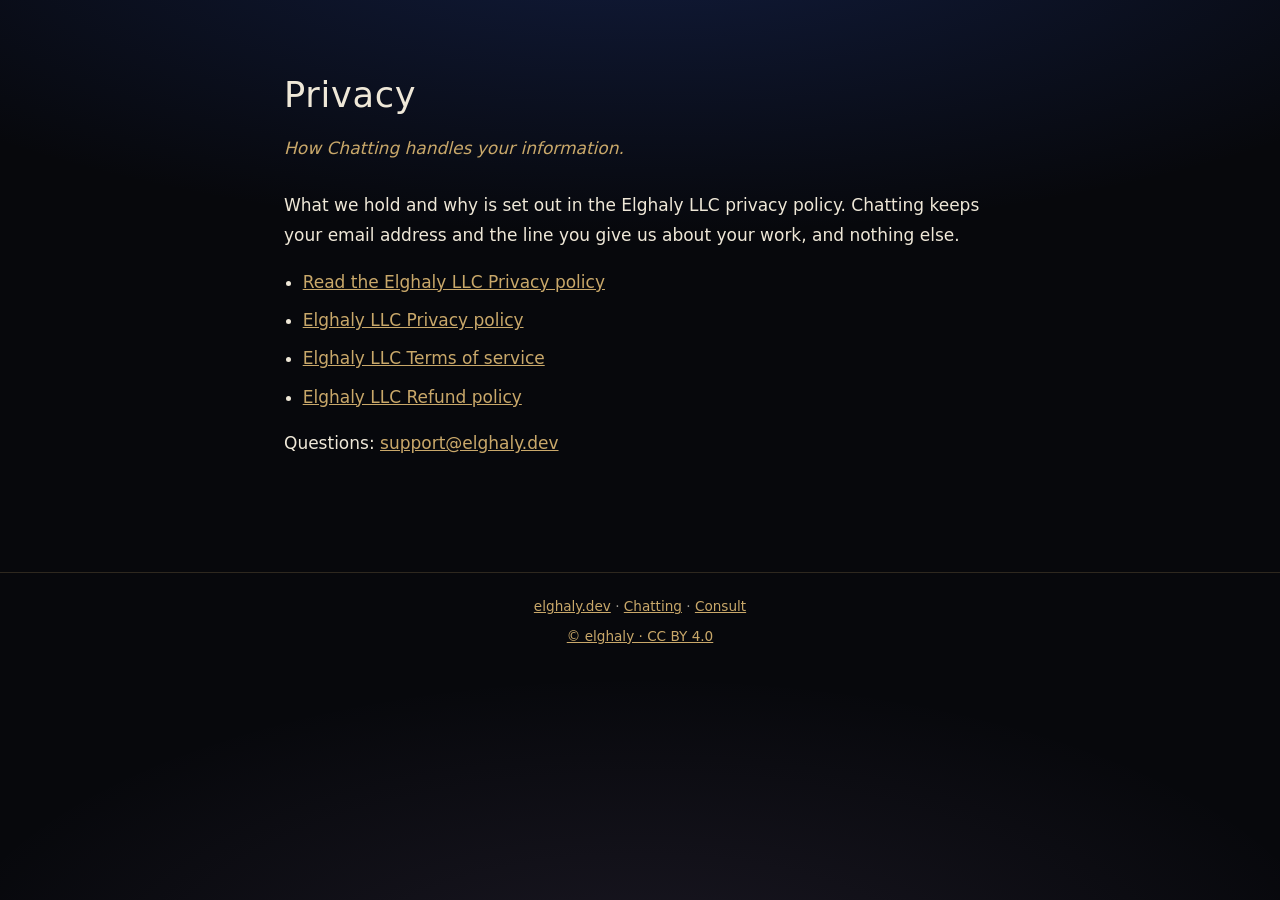
<file: privacy/index.html>
<!DOCTYPE html>
<html lang="en">
<head>
<meta charset="utf-8">
<meta name="viewport" content="width=device-width, initial-scale=1">
<title>Privacy · Chatting by elghaly</title>
<meta name="description" content="How Chatting handles your information.">
<meta name="color-scheme" content="dark">
<meta name="theme-color" content="#07080c">
<link rel="canonical" href="https://chatting.elghaly.dev/privacy/">
<style>
  :root{--bg:#07080c;--ink:#efe8d8;--dim:rgba(239,232,216,.66);--gold:#c9a86a;--line:rgba(201,168,106,.2)}
  *{box-sizing:border-box}
  body{margin:0;min-height:100vh;background:radial-gradient(120% 60% at 50% -10%, rgba(42, 76, 179, .30), transparent 60%),radial-gradient(80% 50% at 50% 110%, rgba(196, 161, 236, .10), transparent 70%),var(--bg);color:var(--ink);font:300 17px/1.75 ui-sans-serif,system-ui,-apple-system,sans-serif}
  .wrap{max-width:760px;margin:0 auto;padding:64px 24px 40px}
  h1{font-weight:400;font-size:clamp(1.6rem,4vw,2.2rem);letter-spacing:.02em;margin:0 0 8px}
  .tag{font-style:italic;color:var(--gold);margin:0 0 28px}
  a{color:var(--gold)}
  ul{padding-inline-start:1.1em} li{margin-bottom:.5em}
  footer{border-top:1px solid var(--line);margin-top:56px;padding:22px 24px 40px;color:var(--dim);font-size:.85rem;text-align:center}
  footer p{margin:0 0 6px}
</style>
</head>
<body>
<main class="wrap">
  <h1>Privacy</h1>
  <p class="tag">How Chatting handles your information.</p>
  <p>What we hold and why is set out in the Elghaly LLC privacy policy. Chatting keeps your email address and the line you give us about your work, and nothing else.</p>
  <ul>
    <li><a href="https://elghaly.dev/privacy.html">Read the Elghaly LLC Privacy policy</a></li>
    <li><a href="https://elghaly.dev/privacy.html">Elghaly LLC Privacy policy</a></li>
    <li><a href="https://elghaly.dev/terms.html">Elghaly LLC Terms of service</a></li>
    <li><a href="https://elghaly.dev/refund.html">Elghaly LLC Refund policy</a></li>
  </ul>
  <p>Questions: <a href="mailto:support@elghaly.dev">support@elghaly.dev</a></p>
</main>
<footer>
  <p><a href="https://elghaly.dev/">elghaly.dev</a> · <a href="https://chatting.elghaly.dev/">Chatting</a> · <a href="https://elghaly.dev/consult">Consult</a></p>
  <p><a href="https://creativecommons.org/licenses/by/4.0/" rel="license">© elghaly · CC BY 4.0</a></p>
</footer>
</body>
</html>
</file>
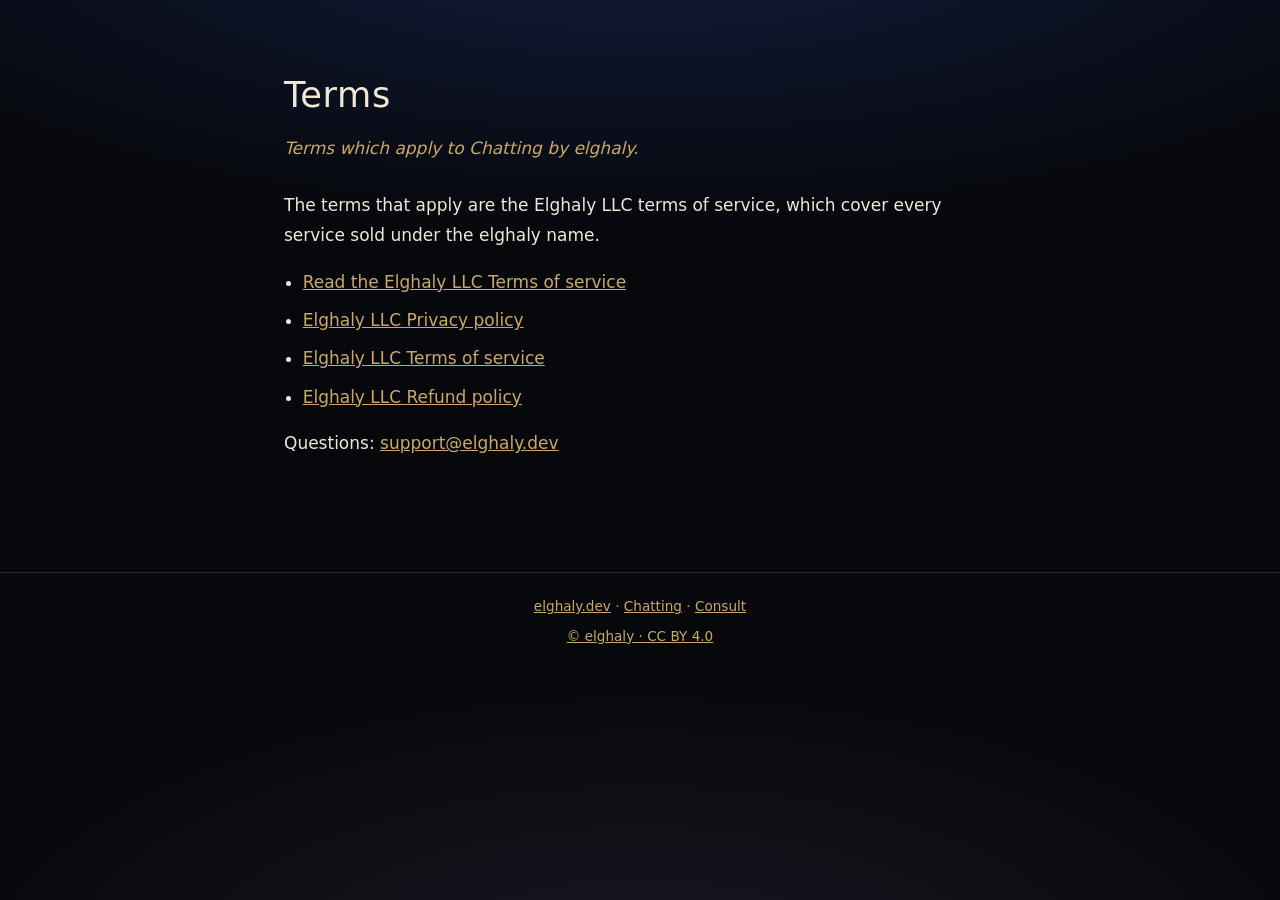
<file: terms/index.html>
<!DOCTYPE html>
<html lang="en">
<head>
<meta charset="utf-8">
<meta name="viewport" content="width=device-width, initial-scale=1">
<title>Terms · Chatting by elghaly</title>
<meta name="description" content="Terms which apply to Chatting by elghaly.">
<meta name="color-scheme" content="dark">
<meta name="theme-color" content="#07080c">
<link rel="canonical" href="https://chatting.elghaly.dev/terms/">
<style>
  :root{--bg:#07080c;--ink:#efe8d8;--dim:rgba(239,232,216,.66);--gold:#c9a86a;--line:rgba(201,168,106,.2)}
  *{box-sizing:border-box}
  body{margin:0;min-height:100vh;background:radial-gradient(120% 60% at 50% -10%, rgba(42, 76, 179, .30), transparent 60%),radial-gradient(80% 50% at 50% 110%, rgba(196, 161, 236, .10), transparent 70%),var(--bg);color:var(--ink);font:300 17px/1.75 ui-sans-serif,system-ui,-apple-system,sans-serif}
  .wrap{max-width:760px;margin:0 auto;padding:64px 24px 40px}
  h1{font-weight:400;font-size:clamp(1.6rem,4vw,2.2rem);letter-spacing:.02em;margin:0 0 8px}
  .tag{font-style:italic;color:var(--gold);margin:0 0 28px}
  a{color:var(--gold)}
  ul{padding-inline-start:1.1em} li{margin-bottom:.5em}
  footer{border-top:1px solid var(--line);margin-top:56px;padding:22px 24px 40px;color:var(--dim);font-size:.85rem;text-align:center}
  footer p{margin:0 0 6px}
</style>
</head>
<body>
<main class="wrap">
  <h1>Terms</h1>
  <p class="tag">Terms which apply to Chatting by elghaly.</p>
  <p>The terms that apply are the Elghaly LLC terms of service, which cover every service sold under the elghaly name.</p>
  <ul>
    <li><a href="https://elghaly.dev/terms.html">Read the Elghaly LLC Terms of service</a></li>
    <li><a href="https://elghaly.dev/privacy.html">Elghaly LLC Privacy policy</a></li>
    <li><a href="https://elghaly.dev/terms.html">Elghaly LLC Terms of service</a></li>
    <li><a href="https://elghaly.dev/refund.html">Elghaly LLC Refund policy</a></li>
  </ul>
  <p>Questions: <a href="mailto:support@elghaly.dev">support@elghaly.dev</a></p>
</main>
<footer>
  <p><a href="https://elghaly.dev/">elghaly.dev</a> · <a href="https://chatting.elghaly.dev/">Chatting</a> · <a href="https://elghaly.dev/consult">Consult</a></p>
  <p><a href="https://creativecommons.org/licenses/by/4.0/" rel="license">© elghaly · CC BY 4.0</a></p>
</footer>
</body>
</html>
</file>
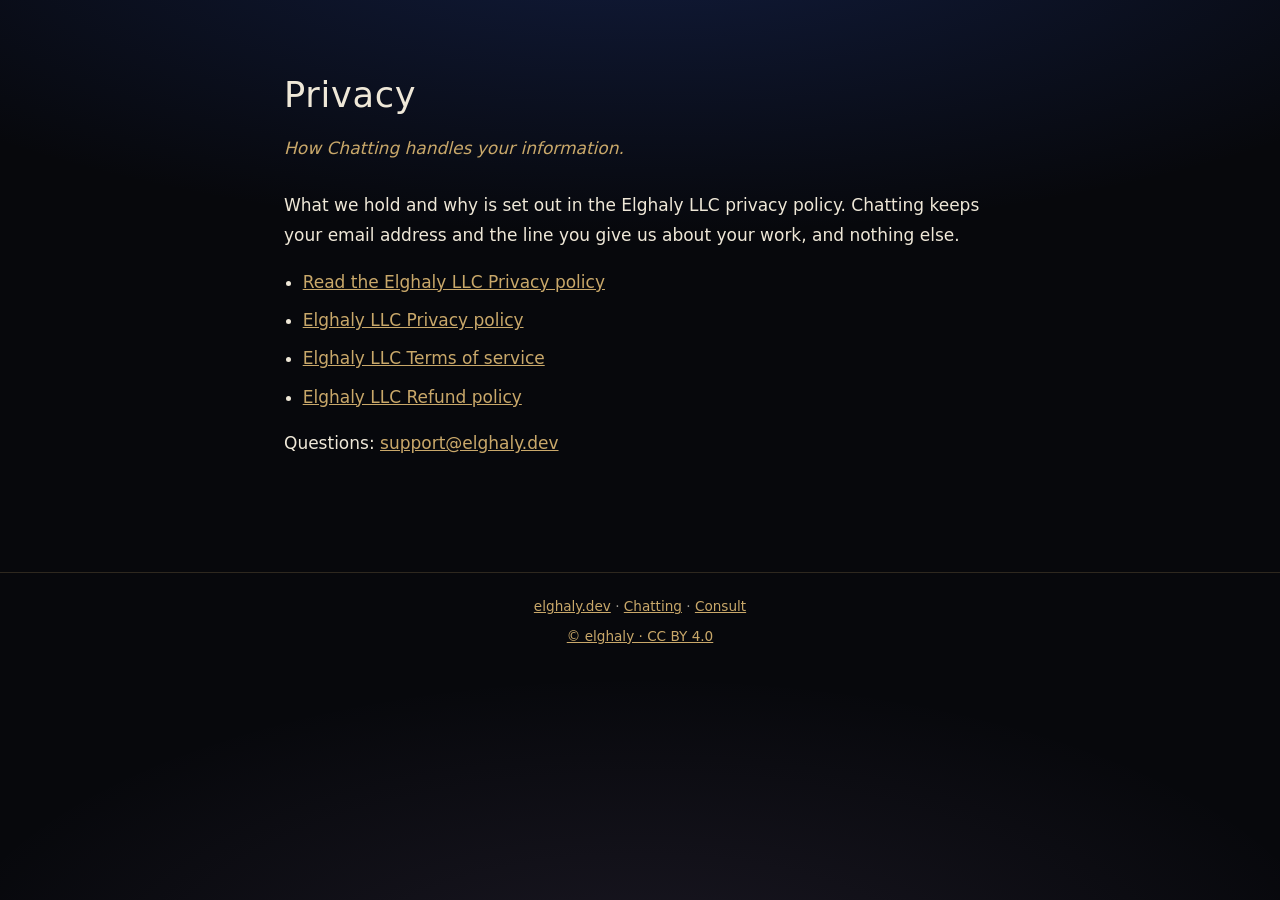
<file: privacy.html>
<!DOCTYPE html><html lang="en"><head><meta charset="utf-8">
<meta name="theme-color" content="#07080c">
<meta http-equiv="refresh" content="0; url=/privacy/">
<link rel="canonical" href="https://chatting.elghaly.dev/privacy/">
<title>Privacy · Chatting by elghaly</title></head>
<body><p><a href="/privacy/">Privacy</a></p></body></html>
</file>
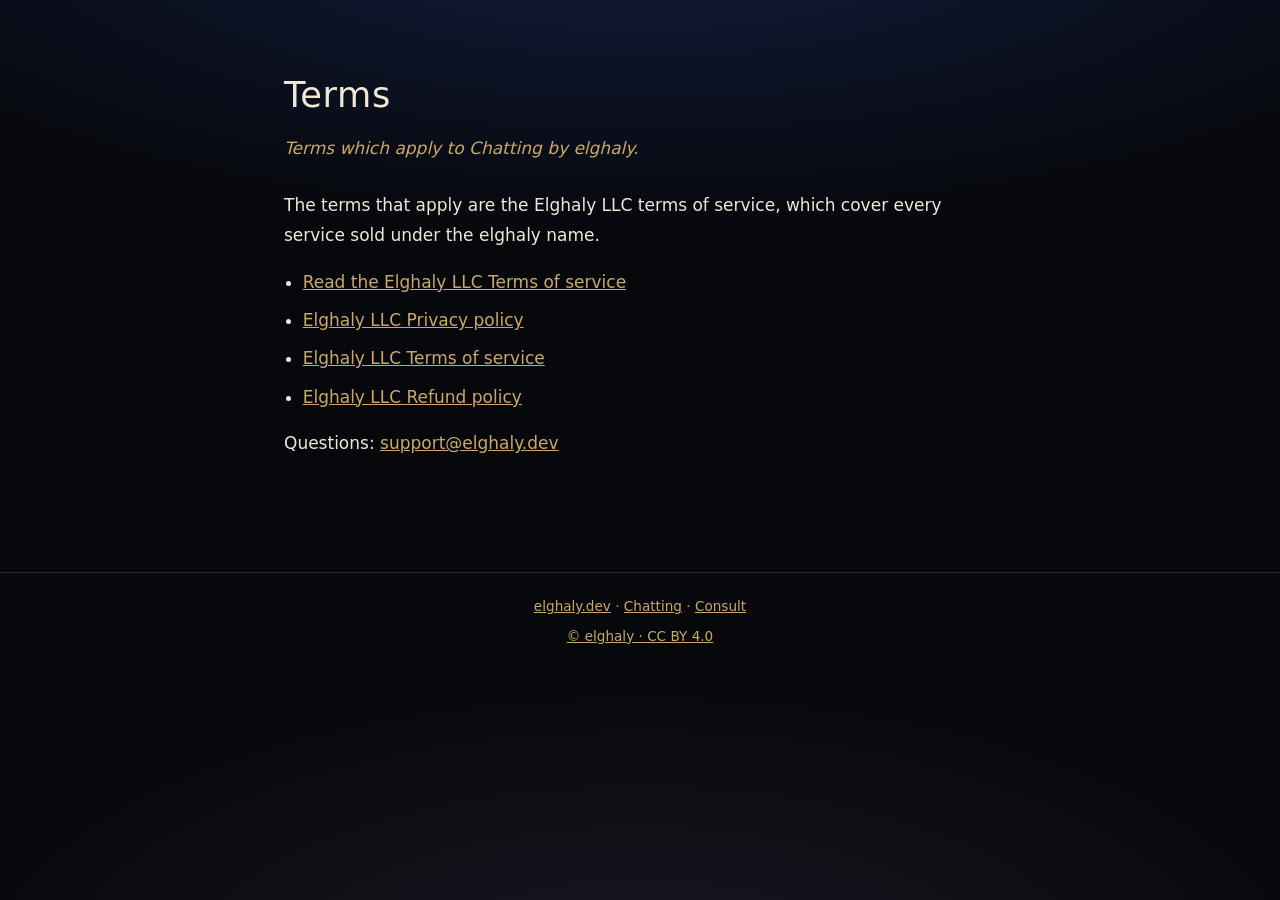
<file: terms.html>
<!DOCTYPE html><html lang="en"><head><meta charset="utf-8">
<meta name="theme-color" content="#07080c">
<meta http-equiv="refresh" content="0; url=/terms/">
<link rel="canonical" href="https://chatting.elghaly.dev/terms/">
<title>Terms · Chatting by elghaly</title></head>
<body><p><a href="/terms/">Terms</a></p></body></html>
</file>
